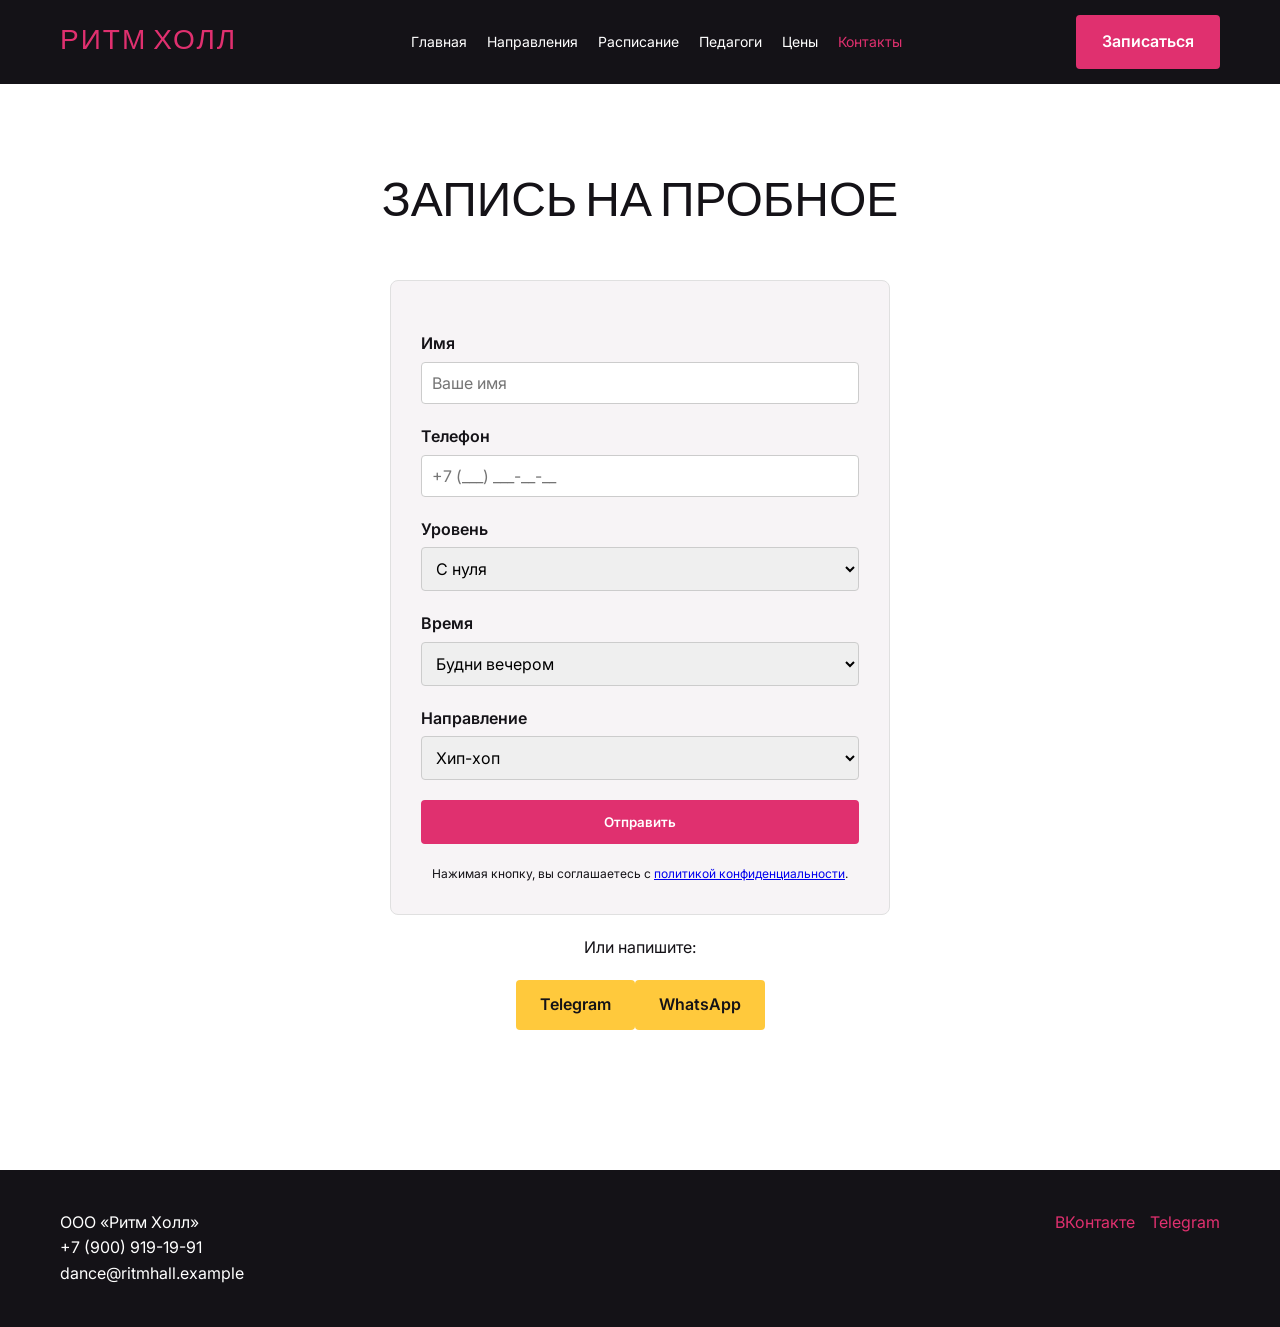
<file: contacts.html>
<!DOCTYPE html>
<html lang="ru">
<head>
    <meta charset="UTF-8"><meta name="viewport" content="width=device-width, initial-scale=1.0"><title>Контакты | Ритм Холл</title><meta name="description" content="Запись на пробное занятие.">
    <script async src="https://www.googletagmanager.com/gtag/js?id=G-F878G67RNG"></script><script>window.dataLayer=window.dataLayer||[];function gtag(){dataLayer.push(arguments);}gtag('js',new Date());gtag('config','G-F878G67RNG');</script>
    <link href="https://fonts.googleapis.com/css2?family=Bebas+Neue&family=Inter:wght@400;600&display=swap" rel="stylesheet"><link rel="stylesheet" href="css/style.css">
</head>
<body>
    <header class="header"><div class="container header__container"><a href="index.html" class="logo">РИТМ ХОЛЛ</a><nav class="nav"><ul class="nav__list"><li><a href="index.html" class="nav__link">Главная</a></li><li><a href="styles.html" class="nav__link">Направления</a></li><li><a href="schedule.html" class="nav__link">Расписание</a></li><li><a href="teachers.html" class="nav__link">Педагоги</a></li><li><a href="prices.html" class="nav__link">Цены</a></li><li><a href="contacts.html" class="nav__link nav__link--active">Контакты</a></li></ul></nav><a href="contacts.html" class="btn btn--primary" data-event="contact_click" data-contact-type="header">Записаться</a></div></header>
    <main class="section"><div class="container"><h1 class="section__title">Запись на пробное</h1>
        <form id="lead-form" class="card" style="max-width: 500px; margin: 0 auto;">
            <input type="hidden" name="quiz_result" id="quiz_result_input">
            <div class="form-group mt-20"><label>Имя</label><input type="text" name="name" required class="form-input" placeholder="Ваше имя"></div>
            <div class="form-group mt-20"><label>Телефон</label><input type="tel" name="phone" required class="form-input" placeholder="+7 (___) ___-__-__"></div>
            <div class="form-group mt-20"><label>Уровень</label><select name="level" class="form-input" required><option value="zero">С нуля</option><option value="base">Базовый</option><option value="advanced">Продолжающий</option></select></div>
            <div class="form-group mt-20"><label>Время</label><select name="preferred_time" class="form-input" required><option value="weekday_evening">Будни вечером</option><option value="weekend">Выходные</option></select></div>
            <div class="form-group mt-20"><label>Направление</label><select name="dance_style" class="form-input" required><option value="hiphop">Хип-хоп</option><option value="heels">High Heels</option><option value="bachata">Бачата</option><option value="contemporary">Контемпорари</option><option value="stretching">Стретчинг</option><option value="kids">Детские группы</option></select></div>
            <button type="submit" class="btn btn--primary mt-20" style="width: 100%;" data-event="generate_lead" data-button-name="submit_form">Отправить</button>
            <p class="mt-20" style="font-size: 12px; text-align: center;">Нажимая кнопку, вы соглашаетесь с <a href="privacy.html" target="_blank">политикой конфиденциальности</a>.</p>
        </form>
        <div class="mt-20 text-center"><p>Или напишите:</p><a href="https://t.me/ritmhall_admin" class="btn btn--accent mt-20" data-event="messenger_click" data-messenger="telegram">Telegram</a><a href="https://wa.me/79009191991" class="btn btn--accent mt-20" data-event="messenger_click" data-messenger="whatsapp">WhatsApp</a></div>
    </div></main>
    <footer class="footer"><div class="container footer__container"><div class="footer__info"><p>ООО «Ритм Холл»</p><p>+7 (900) 919-19-91</p><p>dance@ritmhall.example</p></div><div class="footer__socials"><a href="#" data-event="social_click" data-page-section="footer" data-social="vk">ВКонтакте</a><a href="#" data-event="social_click" data-page-section="footer" data-social="telegram">Telegram</a></div></div></footer>
    <script src="js/analytics.js"></script><script src="js/form.js"></script>
    <script>document.addEventListener('DOMContentLoaded',()=>{const savedStyle=sessionStorage.getItem('selected_dance_style');if(savedStyle){const hiddenInput=document.getElementById('quiz_result_input');if(hiddenInput)hiddenInput.value=savedStyle;const selectElement=document.querySelector('select[name="dance_style"]');if(selectElement)selectElement.value=savedStyle;}});</script>
</body>
</html>
</file>
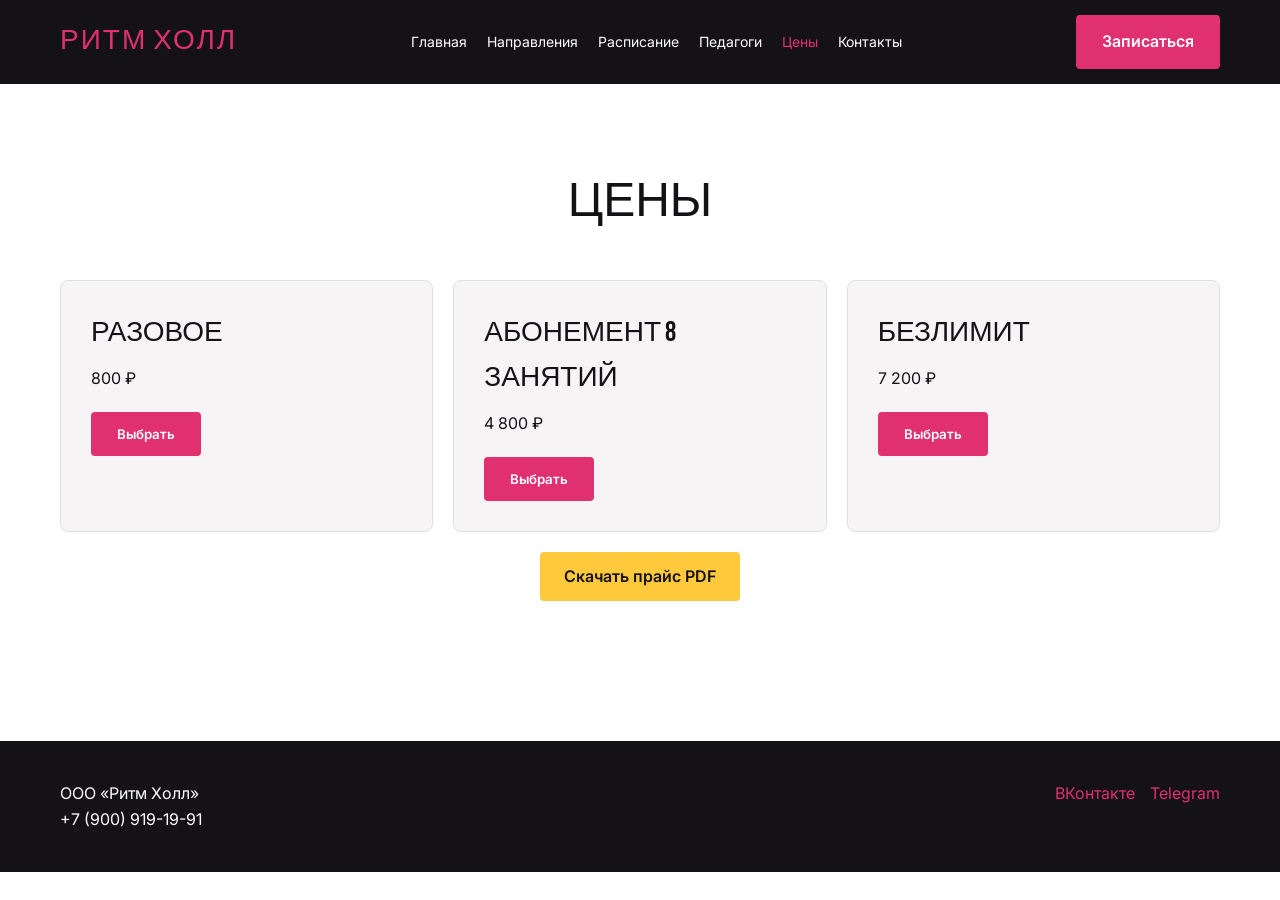
<file: prices.html>
<!DOCTYPE html>
<html lang="ru">
<head>
    <meta charset="UTF-8"><meta name="viewport" content="width=device-width, initial-scale=1.0"><title>Цены | Ритм Холл</title>
    <script async src="https://www.googletagmanager.com/gtag/js?id=G-F878G67RNG"></script><script>window.dataLayer=window.dataLayer||[];function gtag(){dataLayer.push(arguments);}gtag('js',new Date());gtag('config','G-F878G67RNG');</script>
    <link href="https://fonts.googleapis.com/css2?family=Bebas+Neue&family=Inter:wght@400;600&display=swap" rel="stylesheet"><link rel="stylesheet" href="css/style.css">
</head>
<body>
    <header class="header"><div class="container header__container"><a href="index.html" class="logo">РИТМ ХОЛЛ</a><nav class="nav"><ul class="nav__list"><li><a href="index.html" class="nav__link">Главная</a></li><li><a href="styles.html" class="nav__link">Направления</a></li><li><a href="schedule.html" class="nav__link">Расписание</a></li><li><a href="teachers.html" class="nav__link">Педагоги</a></li><li><a href="prices.html" class="nav__link nav__link--active">Цены</a></li><li><a href="contacts.html" class="nav__link">Контакты</a></li></ul></nav><a href="contacts.html" class="btn btn--primary" data-event="contact_click" data-contact-type="header">Записаться</a></div></header>
    <main class="section"><div class="container"><h1 class="section__title">Цены</h1><div class="cards-grid">
        <div class="card"><h3>Разовое</h3><p>800 ₽</p><button class="btn btn--primary mt-20" data-event="select_tariff" data-tariff-name="single" data-tariff-price="800">Выбрать</button></div>
        <div class="card"><h3>Абонемент 8 занятий</h3><p>4 800 ₽</p><button class="btn btn--primary mt-20" data-event="select_tariff" data-tariff-name="month8" data-tariff-price="4800">Выбрать</button></div>
        <div class="card"><h3>Безлимит</h3><p>7 200 ₽</p><button class="btn btn--primary mt-20" data-event="select_tariff" data-tariff-name="unlimited" data-tariff-price="7200">Выбрать</button></div>
    </div><div class="mt-20 text-center"><a href="#" class="btn btn--accent" data-event="file_download" data-file-name="price.pdf" download>Скачать прайс PDF</a></div></div></main>
    <footer class="footer"><div class="container footer__container"><div class="footer__info"><p>ООО «Ритм Холл»</p><p>+7 (900) 919-19-91</p></div><div class="footer__socials"><a href="#" data-event="social_click" data-page-section="footer" data-social="vk">ВКонтакте</a><a href="#" data-event="social_click" data-page-section="footer" data-social="telegram">Telegram</a></div></div></footer>
    <script src="js/analytics.js"></script>
</body>
</html>
</file>
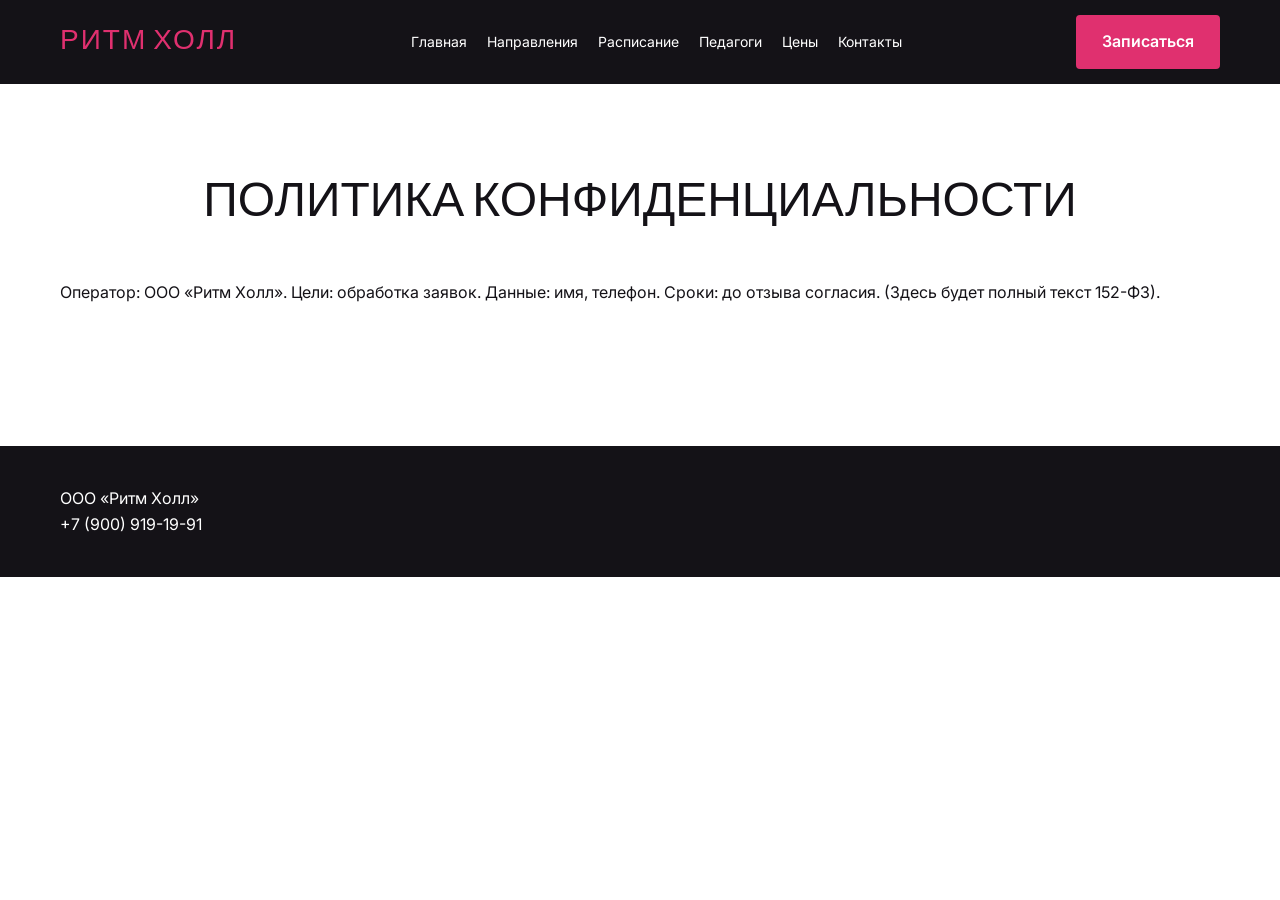
<file: privacy.html>
<!DOCTYPE html>
<html lang="ru">
<head>
    <meta charset="UTF-8">
    <meta name="viewport" content="width=device-width, initial-scale=1.0">
    <title>Политика конфиденциальности | Ритм Холл</title>
    
    <script async src="https://www.googletagmanager.com/gtag/js?id=G-F878G67RNG"></script>
    <script>
      window.dataLayer = window.dataLayer || [];
      function gtag(){dataLayer.push(arguments);}
      gtag('js', new Date());
      gtag('config', 'G-F878G67RNG');
    </script>

    <link href="https://fonts.googleapis.com/css2?family=Bebas+Neue&family=Inter:wght@400;600&display=swap" rel="stylesheet">
    <link rel="stylesheet" href="css/style.css">
</head>
<body>
    <header class="header">
        <div class="container header__container">
            <a href="index.html" class="logo">РИТМ ХОЛЛ</a>
            <nav class="nav"><ul class="nav__list">
                <li><a href="index.html" class="nav__link">Главная</a></li>
                <li><a href="styles.html" class="nav__link">Направления</a></li>
                <li><a href="schedule.html" class="nav__link">Расписание</a></li>
                <li><a href="teachers.html" class="nav__link">Педагоги</a></li>
                <li><a href="prices.html" class="nav__link">Цены</a></li>
                <li><a href="contacts.html" class="nav__link">Контакты</a></li>
            </ul></nav>
            <a href="contacts.html" class="btn btn--primary" data-event="contact_click" data-contact-type="header">Записаться</a>
        </div>
    </header>
    <main class="section">
        <div class="container">
            <h1 class="section__title">Политика конфиденциальности</h1>
            <p>Оператор: ООО «Ритм Холл». Цели: обработка заявок. Данные: имя, телефон. Сроки: до отзыва согласия. (Здесь будет полный текст 152-ФЗ).</p>
        </div>
    </main>
    <footer class="footer">
        <div class="container footer__container">
            <div class="footer__info"><p>ООО «Ритм Холл»</p><p>+7 (900) 919-19-91</p></div>
        </div>
    </footer>
    <script src="js/analytics.js"></script>
</body>
</html>
</file>
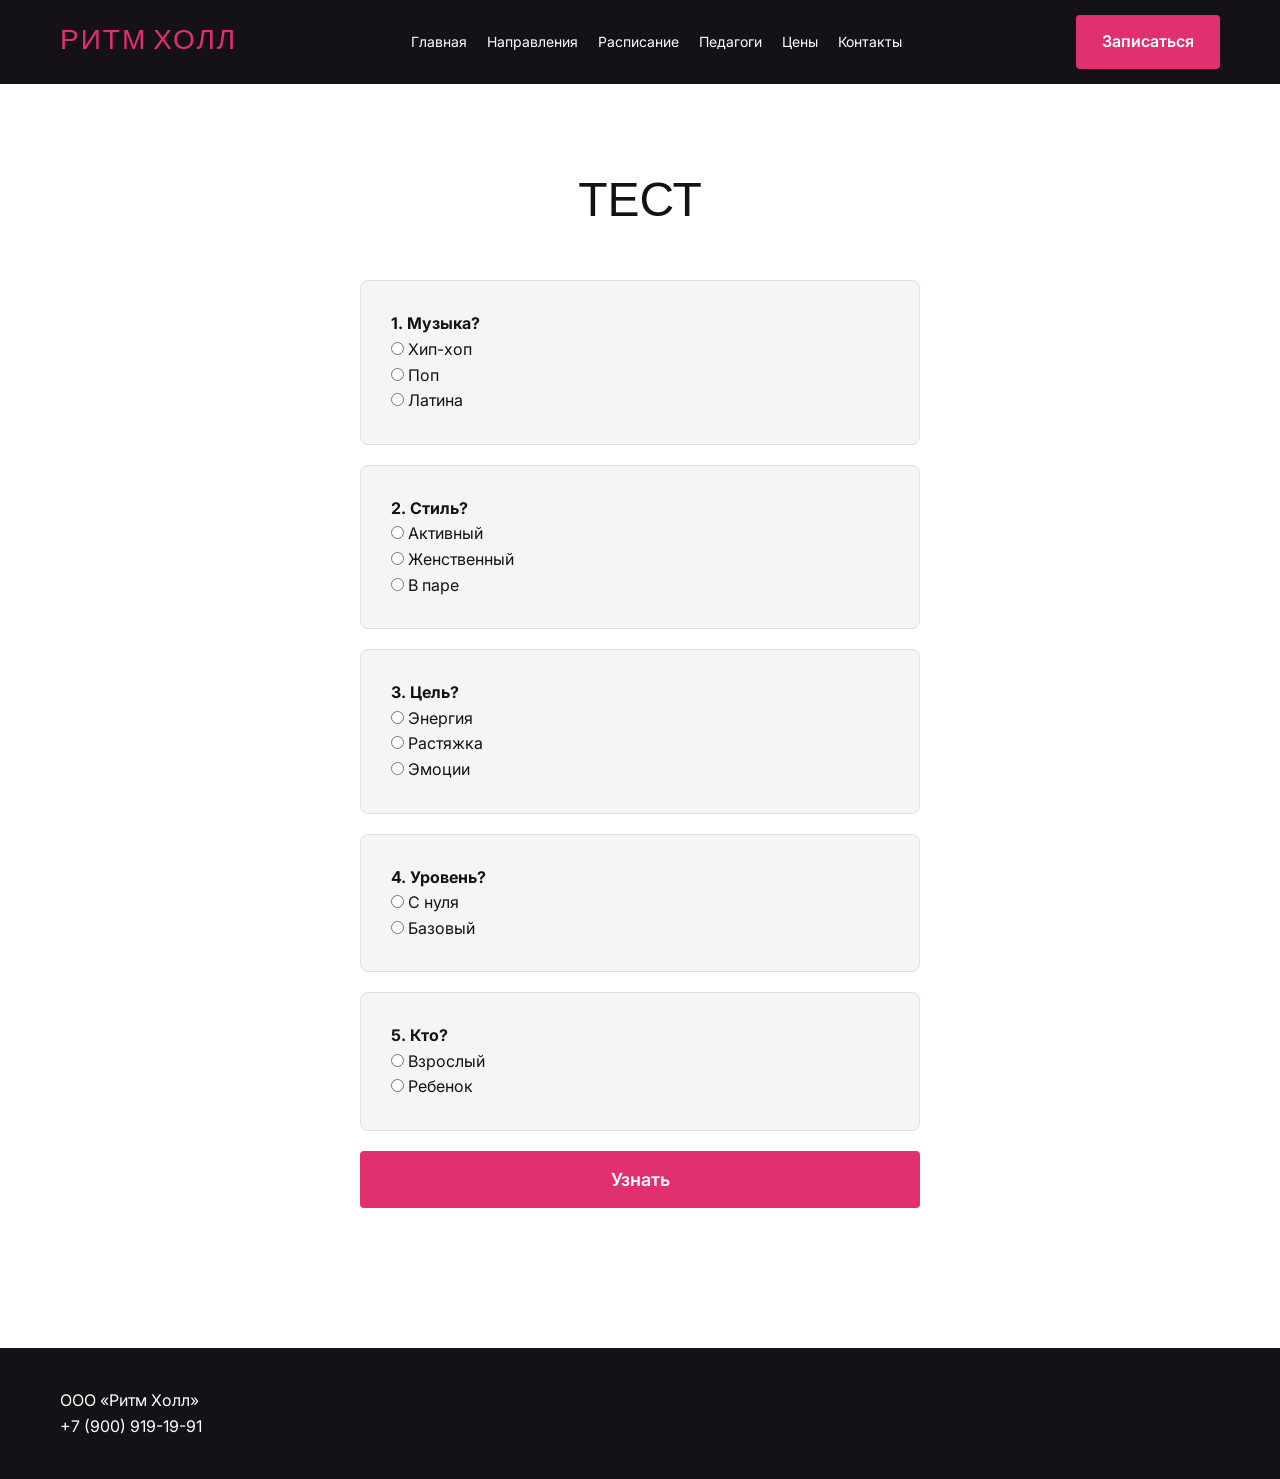
<file: quiz.html>
<!DOCTYPE html>
<html lang="ru">
<head>
    <meta charset="UTF-8"><meta name="viewport" content="width=device-width, initial-scale=1.0"><title>Тест | Ритм Холл</title>
    <script async src="https://www.googletagmanager.com/gtag/js?id=G-F878G67RNG"></script><script>window.dataLayer=window.dataLayer||[];function gtag(){dataLayer.push(arguments);}gtag('js',new Date());gtag('config','G-F878G67RNG');</script>
    <link href="https://fonts.googleapis.com/css2?family=Bebas+Neue&family=Inter:wght@400;600&display=swap" rel="stylesheet"><link rel="stylesheet" href="css/style.css">
</head>
<body>
    <header class="header"><div class="container header__container"><a href="index.html" class="logo">РИТМ ХОЛЛ</a><nav class="nav"><ul class="nav__list"><li><a href="index.html" class="nav__link">Главная</a></li><li><a href="styles.html" class="nav__link">Направления</a></li><li><a href="schedule.html" class="nav__link">Расписание</a></li><li><a href="teachers.html" class="nav__link">Педагоги</a></li><li><a href="prices.html" class="nav__link">Цены</a></li><li><a href="contacts.html" class="nav__link">Контакты</a></li></ul></nav><a href="contacts.html" class="btn btn--primary" data-event="contact_click" data-contact-type="header">Записаться</a></div></header>
    <main class="section"><div class="container" style="max-width: 600px;"><h1 class="section__title">Тест</h1>
        <form id="quiz-form">
            <div class="card mt-20"><p><strong>1. Музыка?</strong></p><label><input type="radio" name="q1" value="hiphop" required> Хип-хоп</label><br><label><input type="radio" name="q1" value="heels"> Поп</label><br><label><input type="radio" name="q1" value="bachata"> Латина</label></div>
            <div class="card mt-20"><p><strong>2. Стиль?</strong></p><label><input type="radio" name="q2" value="hiphop" required> Активный</label><br><label><input type="radio" name="q2" value="heels"> Женственный</label><br><label><input type="radio" name="q2" value="bachata"> В паре</label></div>
            <div class="card mt-20"><p><strong>3. Цель?</strong></p><label><input type="radio" name="q3" value="hiphop" required> Энергия</label><br><label><input type="radio" name="q3" value="stretching"> Растяжка</label><br><label><input type="radio" name="q3" value="contemporary"> Эмоции</label></div>
            <div class="card mt-20"><p><strong>4. Уровень?</strong></p><label><input type="radio" name="q4" value="zero" required> С нуля</label><br><label><input type="radio" name="q4" value="base"> Базовый</label></div>
            <div class="card mt-20"><p><strong>5. Кто?</strong></p><label><input type="radio" name="q5" value="adult" required> Взрослый</label><br><label><input type="radio" name="q5" value="kids"> Ребенок</label></div>
            <button type="submit" class="btn btn--primary btn--large mt-20" style="width: 100%;">Узнать</button>
        </form>
        <div id="quiz-result" class="card mt-20" style="display: none; background: var(--color-accent);"><h3>Ваше направление: <span id="result-style"></span></h3><a href="contacts.html" class="btn btn--primary mt-20">Записаться</a></div>
    </div></main>
    <footer class="footer"><div class="container footer__container"><div class="footer__info"><p>ООО «Ритм Холл»</p><p>+7 (900) 919-19-91</p></div></div></footer>
    <script src="js/analytics.js"></script>
    <script>document.getElementById('quiz-form').addEventListener('submit',function(e){e.preventDefault();const formData=new FormData(this);const answers=Object.fromEntries(formData.entries());let style=answers.q1;if(answers.q5==='kids')style='kids';const styleNames={'hiphop':'Хип-хоп','heels':'High Heels','bachata':'Бачата','stretching':'Стретчинг','contemporary':'Контемпорари','kids':'Детские группы'};const resultText=styleNames[style]||'Хип-хоп';sessionStorage.setItem('selected_dance_style',style);document.getElementById('quiz-result').style.display='block';document.getElementById('result-style').textContent=resultText;document.getElementById('quiz-form').style.display='none';if(typeof gtag==='function'){gtag('event','style_quiz_complete',{dance_style:style});}else{console.log(`[СОБЫТИЕ]: style_quiz_complete`,{dance_style:style});}});</script>
</body>
</html>
</file>
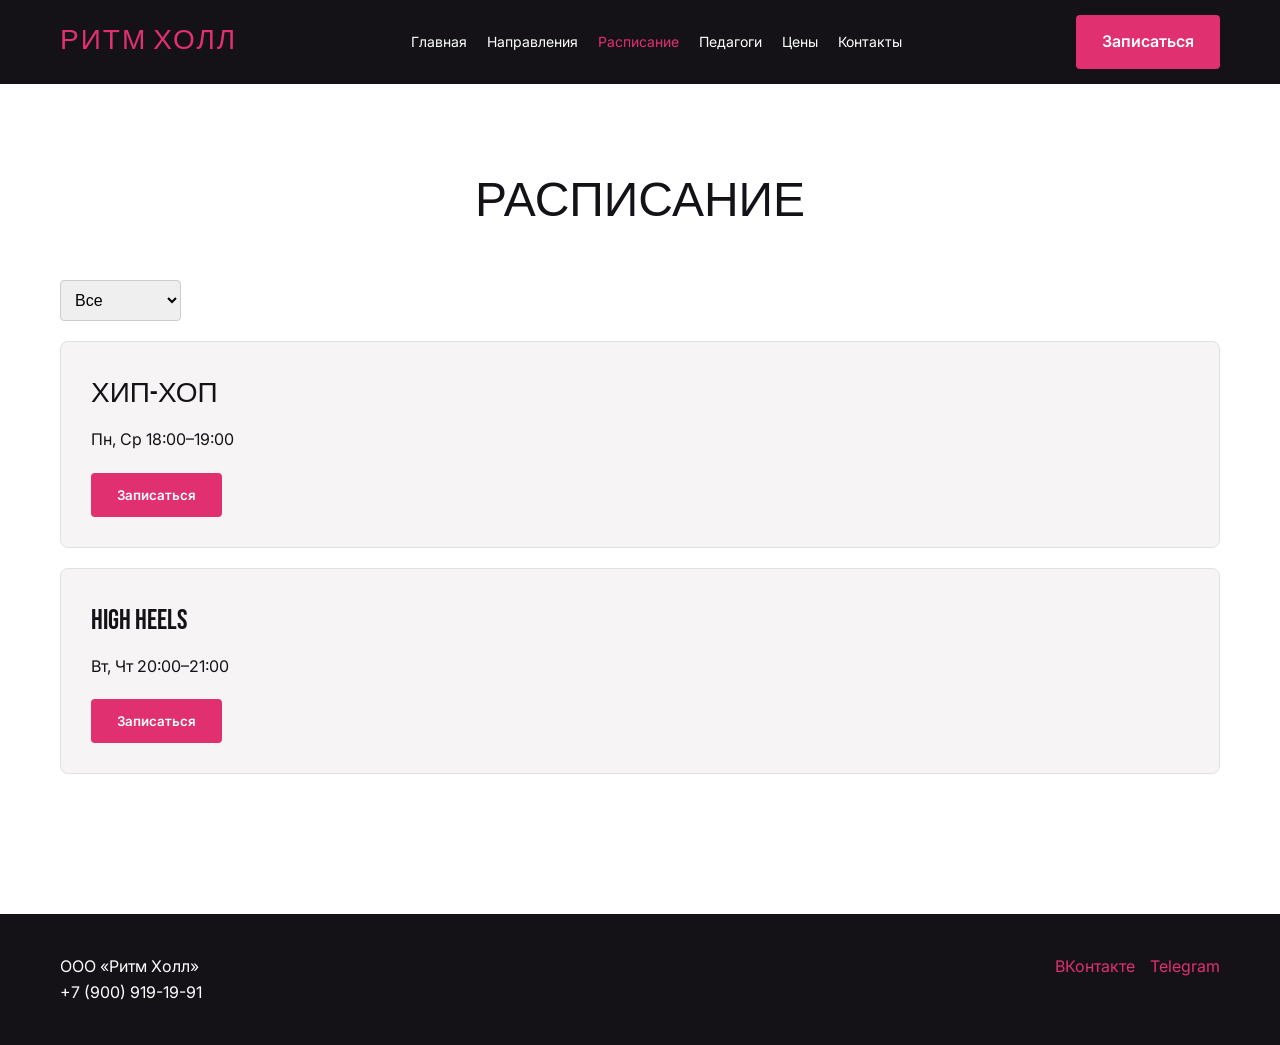
<file: schedule.html>
<!DOCTYPE html>
<html lang="ru">
<head>
    <meta charset="UTF-8">
    <meta name="viewport" content="width=device-width, initial-scale=1.0">
    <title>Расписание | Ритм Холл</title>
    <script async src="https://www.googletagmanager.com/gtag/js?id=G-F878G67RNG"></script>
    <script>window.dataLayer=window.dataLayer||[];function gtag(){dataLayer.push(arguments);}gtag('js',new Date());gtag('config','G-F878G67RNG');</script>
    <link href="https://fonts.googleapis.com/css2?family=Bebas+Neue&family=Inter:wght@400;600&display=swap" rel="stylesheet">
    <link rel="stylesheet" href="css/style.css">
</head>
<body>
    <header class="header"><div class="container header__container"><a href="index.html" class="logo">РИТМ ХОЛЛ</a><nav class="nav"><ul class="nav__list"><li><a href="index.html" class="nav__link">Главная</a></li><li><a href="styles.html" class="nav__link">Направления</a></li><li><a href="schedule.html" class="nav__link nav__link--active">Расписание</a></li><li><a href="teachers.html" class="nav__link">Педагоги</a></li><li><a href="prices.html" class="nav__link">Цены</a></li><li><a href="contacts.html" class="nav__link">Контакты</a></li></ul></nav><a href="contacts.html" class="btn btn--primary" data-event="contact_click" data-contact-type="header">Записаться</a></div></header>
    <main class="section"><div class="container"><h1 class="section__title">Расписание</h1><div class="filters"><select id="filter-direction" data-event="schedule_filter" data-filter-type="direction"><option value="all">Все</option><option value="hiphop">Хип-хоп</option><option value="heels">High Heels</option></select></div><div class="schedule-list mt-20">
        <div class="card mt-20"><h3>Хип-хоп</h3><p>Пн, Ср 18:00–19:00</p><button class="btn btn--primary mt-20" data-event="class_select" data-class-id="hiphop-zero-mon" data-dance-style="hiphop" data-weekday="monday">Записаться</button></div>
        <div class="card mt-20"><h3>High Heels</h3><p>Вт, Чт 20:00–21:00</p><button class="btn btn--primary mt-20" data-event="class_select" data-class-id="heels-base-tue" data-dance-style="heels" data-weekday="tuesday">Записаться</button></div>
    </div></div></main>
    <footer class="footer"><div class="container footer__container"><div class="footer__info"><p>ООО «Ритм Холл»</p><p>+7 (900) 919-19-91</p></div><div class="footer__socials"><a href="#" data-event="social_click" data-page-section="footer" data-social="vk">ВКонтакте</a><a href="#" data-event="social_click" data-page-section="footer" data-social="telegram">Telegram</a></div></div></footer>
    <script src="js/analytics.js"></script>
</body>
</html>
</file>
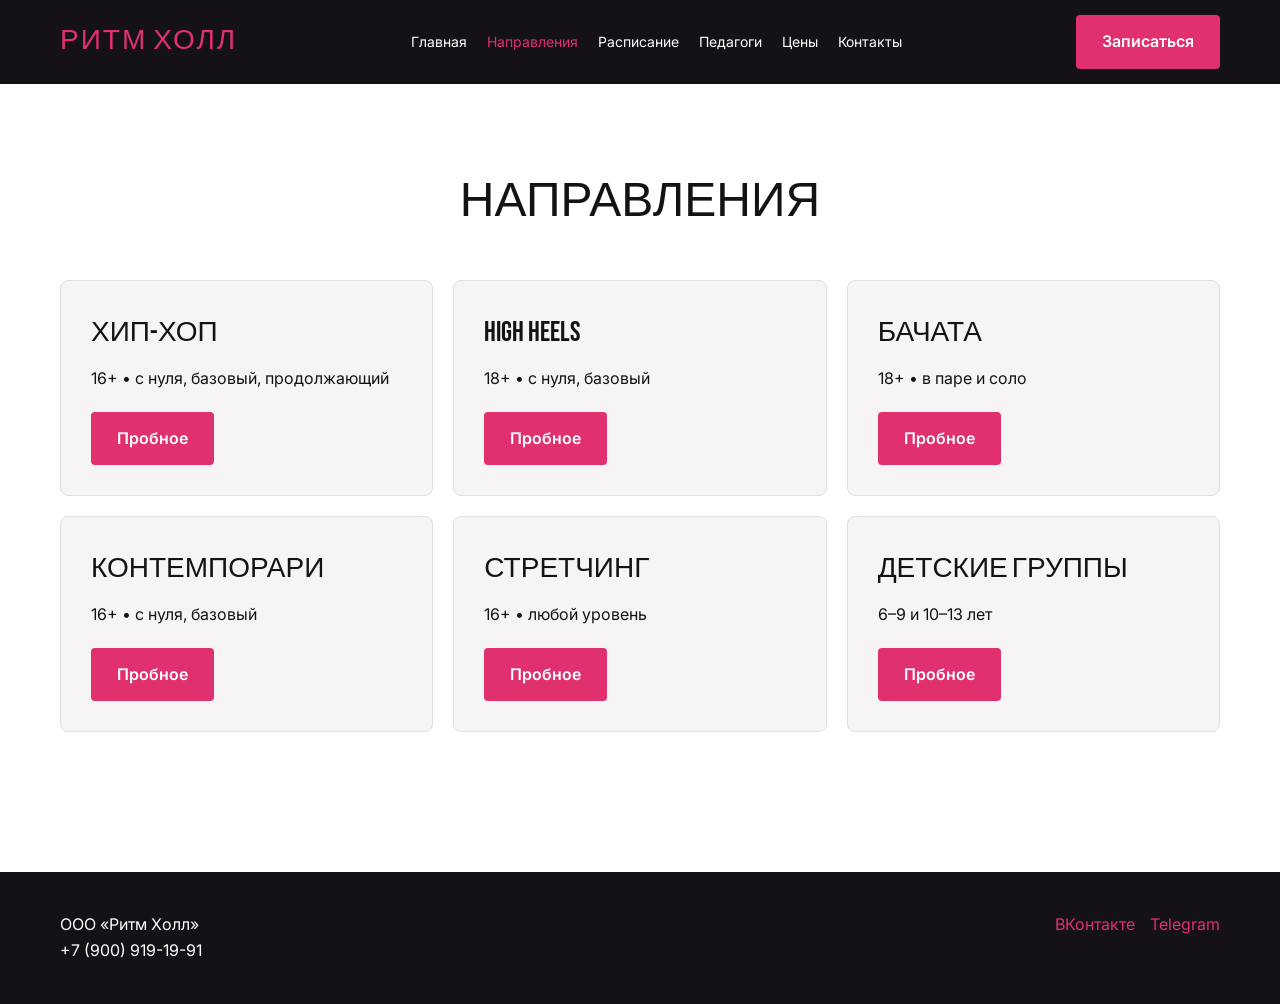
<file: styles.html>
<!DOCTYPE html>
<html lang="ru">
<head>
    <meta charset="UTF-8">
    <meta name="viewport" content="width=device-width, initial-scale=1.0">
    <title>Направления | Ритм Холл</title>
    <meta name="description" content="Направления танцев в школе Ритм Холл.">
    <script async src="https://www.googletagmanager.com/gtag/js?id=G-F878G67RNG"></script>
    <script>window.dataLayer=window.dataLayer||[];function gtag(){dataLayer.push(arguments);}gtag('js',new Date());gtag('config','G-F878G67RNG');</script>
    <link href="https://fonts.googleapis.com/css2?family=Bebas+Neue&family=Inter:wght@400;600&display=swap" rel="stylesheet">
    <link rel="stylesheet" href="css/style.css">
</head>
<body>
    <header class="header"><div class="container header__container"><a href="index.html" class="logo">РИТМ ХОЛЛ</a><nav class="nav"><ul class="nav__list"><li><a href="index.html" class="nav__link">Главная</a></li><li><a href="styles.html" class="nav__link nav__link--active">Направления</a></li><li><a href="schedule.html" class="nav__link">Расписание</a></li><li><a href="teachers.html" class="nav__link">Педагоги</a></li><li><a href="prices.html" class="nav__link">Цены</a></li><li><a href="contacts.html" class="nav__link">Контакты</a></li></ul></nav><a href="contacts.html" class="btn btn--primary" data-event="contact_click" data-contact-type="header">Записаться</a></div></header>
    <main class="section"><div class="container"><h1 class="section__title">Направления</h1><div class="cards-grid">
        <div class="card"><h3>Хип-хоп</h3><p>16+ • с нуля, базовый, продолжающий</p><a href="contacts.html" class="btn btn--primary mt-20" data-event="cta_click" data-button-name="trial_hiphop" data-page-section="styles" data-dance-style="hiphop">Пробное</a></div>
        <div class="card"><h3>High Heels</h3><p>18+ • с нуля, базовый</p><a href="contacts.html" class="btn btn--primary mt-20" data-event="cta_click" data-button-name="trial_heels" data-page-section="styles" data-dance-style="heels">Пробное</a></div>
        <div class="card"><h3>Бачата</h3><p>18+ • в паре и соло</p><a href="contacts.html" class="btn btn--primary mt-20" data-event="cta_click" data-button-name="trial_bachata" data-page-section="styles" data-dance-style="bachata">Пробное</a></div>
        <div class="card"><h3>Контемпорари</h3><p>16+ • с нуля, базовый</p><a href="contacts.html" class="btn btn--primary mt-20" data-event="cta_click" data-button-name="trial_contemporary" data-page-section="styles" data-dance-style="contemporary">Пробное</a></div>
        <div class="card"><h3>Стретчинг</h3><p>16+ • любой уровень</p><a href="contacts.html" class="btn btn--primary mt-20" data-event="cta_click" data-button-name="trial_stretching" data-page-section="styles" data-dance-style="stretching">Пробное</a></div>
        <div class="card"><h3>Детские группы</h3><p>6–9 и 10–13 лет</p><a href="contacts.html" class="btn btn--primary mt-20" data-event="cta_click" data-button-name="trial_kids" data-page-section="styles" data-dance-style="kids">Пробное</a></div>
    </div></div></main>
    <footer class="footer"><div class="container footer__container"><div class="footer__info"><p>ООО «Ритм Холл»</p><p>+7 (900) 919-19-91</p></div><div class="footer__socials"><a href="#" data-event="social_click" data-page-section="footer" data-social="vk">ВКонтакте</a><a href="#" data-event="social_click" data-page-section="footer" data-social="telegram">Telegram</a></div></div></footer>
    <script src="js/analytics.js"></script>
</body>
</html>
</file>
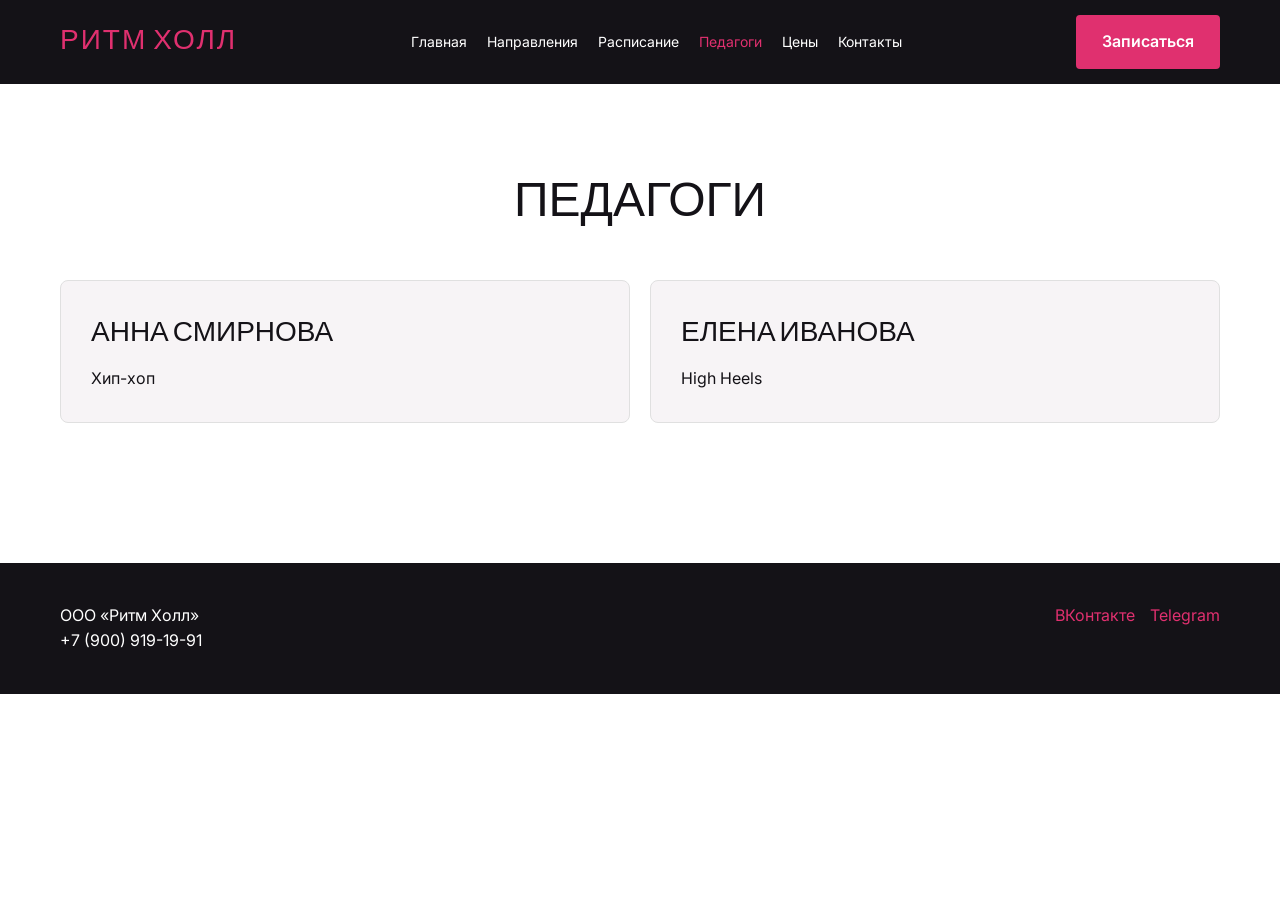
<file: teachers.html>
<!DOCTYPE html>
<html lang="ru">
<head>
    <meta charset="UTF-8"><meta name="viewport" content="width=device-width, initial-scale=1.0"><title>Педагоги | Ритм Холл</title>
    <script async src="https://www.googletagmanager.com/gtag/js?id=G-F878G67RNG"></script><script>window.dataLayer=window.dataLayer||[];function gtag(){dataLayer.push(arguments);}gtag('js',new Date());gtag('config','G-F878G67RNG');</script>
    <link href="https://fonts.googleapis.com/css2?family=Bebas+Neue&family=Inter:wght@400;600&display=swap" rel="stylesheet"><link rel="stylesheet" href="css/style.css">
</head>
<body>
    <header class="header"><div class="container header__container"><a href="index.html" class="logo">РИТМ ХОЛЛ</a><nav class="nav"><ul class="nav__list"><li><a href="index.html" class="nav__link">Главная</a></li><li><a href="styles.html" class="nav__link">Направления</a></li><li><a href="schedule.html" class="nav__link">Расписание</a></li><li><a href="teachers.html" class="nav__link nav__link--active">Педагоги</a></li><li><a href="prices.html" class="nav__link">Цены</a></li><li><a href="contacts.html" class="nav__link">Контакты</a></li></ul></nav><a href="contacts.html" class="btn btn--primary" data-event="contact_click" data-contact-type="header">Записаться</a></div></header>
    <main class="section"><div class="container"><h1 class="section__title">Педагоги</h1><div class="cards-grid">
        <div class="card" data-event="teacher_view" data-teacher-id="t1" data-dance-style="hiphop"><h3>Анна Смирнова</h3><p>Хип-хоп</p></div>
        <div class="card" data-event="teacher_view" data-teacher-id="t2" data-dance-style="heels"><h3>Елена Иванова</h3><p>High Heels</p></div>
    </div></div></main>
    <footer class="footer"><div class="container footer__container"><div class="footer__info"><p>ООО «Ритм Холл»</p><p>+7 (900) 919-19-91</p></div><div class="footer__socials"><a href="#" data-event="social_click" data-page-section="footer" data-social="vk">ВКонтакте</a><a href="#" data-event="social_click" data-page-section="footer" data-social="telegram">Telegram</a></div></div></footer>
    <script src="js/analytics.js"></script>
</body>
</html>
</file>
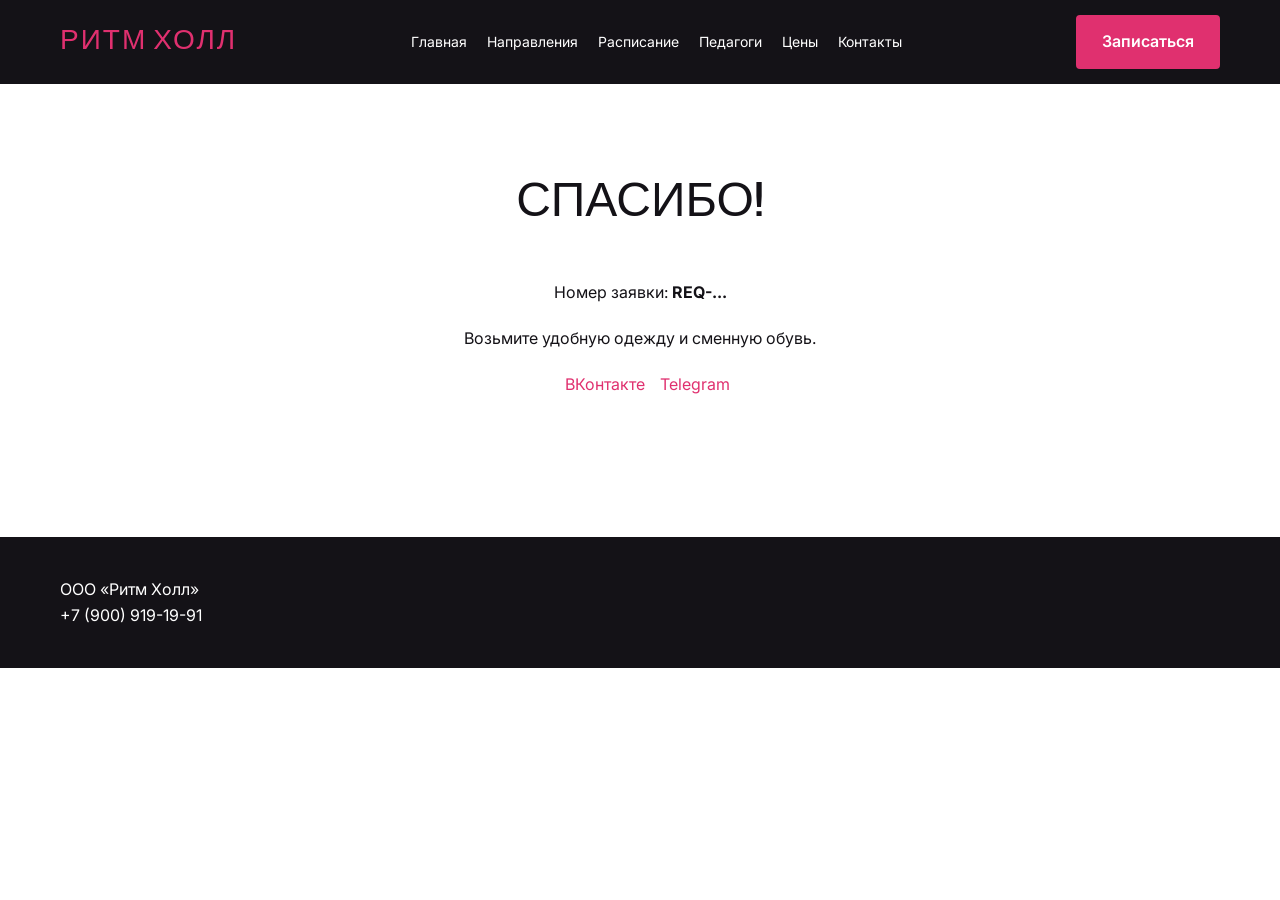
<file: thanks.html>
<!DOCTYPE html>
<html lang="ru">
<head>
    <meta charset="UTF-8"><meta name="viewport" content="width=device-width, initial-scale=1.0"><title>Спасибо | Ритм Холл</title>
    <script async src="https://www.googletagmanager.com/gtag/js?id=G-F878G67RNG"></script><script>window.dataLayer=window.dataLayer||[];function gtag(){dataLayer.push(arguments);}gtag('js',new Date());gtag('config','G-F878G67RNG');</script>
    <link href="https://fonts.googleapis.com/css2?family=Bebas+Neue&family=Inter:wght@400;600&display=swap" rel="stylesheet"><link rel="stylesheet" href="css/style.css">
</head>
<body>
    <header class="header"><div class="container header__container"><a href="index.html" class="logo">РИТМ ХОЛЛ</a><nav class="nav"><ul class="nav__list"><li><a href="index.html" class="nav__link">Главная</a></li><li><a href="styles.html" class="nav__link">Направления</a></li><li><a href="schedule.html" class="nav__link">Расписание</a></li><li><a href="teachers.html" class="nav__link">Педагоги</a></li><li><a href="prices.html" class="nav__link">Цены</a></li><li><a href="contacts.html" class="nav__link">Контакты</a></li></ul></nav><a href="contacts.html" class="btn btn--primary" data-event="contact_click" data-contact-type="header">Записаться</a></div></header>
    <main class="section text-center"><div class="container"><h1 class="section__title">Спасибо!</h1><p>Номер заявки: <strong id="request-number">REQ-...</strong></p><p class="mt-20">Возьмите удобную одежду и сменную обувь.</p><div class="mt-20 footer__socials"><a href="#" data-event="social_click" data-page-section="thanks" data-social="vk">ВКонтакте</a><a href="#" data-event="social_click" data-page-section="thanks" data-social="telegram">Telegram</a></div></div></main>
    <footer class="footer"><div class="container footer__container"><div class="footer__info"><p>ООО «Ритм Холл»</p><p>+7 (900) 919-19-91</p></div></div></footer>
    <script src="js/analytics.js"></script>
    <script>document.addEventListener('DOMContentLoaded',()=>{const reqId=sessionStorage.getItem('last_request_id');if(reqId){document.getElementById('request-number').textContent=reqId;}});</script>
</body>
</html>
</file>
<file: css/style.css>
:root {
    --color-primary: #E0306F;
    --color-dark: #141217;
    --color-light: #F7F4F6;
    --color-accent: #FFC93C;
    --font-heading: 'Bebas Neue', sans-serif;
    --font-body: 'Inter', sans-serif;
}

* {
    box-sizing: border-box;
    margin: 0;
    padding: 0;
}

body {
    font-family: var(--font-body);
    color: var(--color-dark);
    background-color: #fff;
    line-height: 1.6;
}

h1, h2, h3 {
    font-family: var(--font-heading);
    font-weight: normal;
    text-transform: uppercase;
}

.container {
    max-width: 1200px;
    margin: 0 auto;
    padding: 0 20px;
}

/* Шапка */
.header {
    background: var(--color-dark);
    color: #fff;
    padding: 15px 0;
}

.header__container {
    display: flex;
    justify-content: space-between;
    align-items: center;
}

.logo {
    color: var(--color-primary);
    font-family: var(--font-heading);
    font-size: 28px;
    text-decoration: none;
    letter-spacing: 2px;
}

.nav__list {
    display: flex;
    list-style: none;
    gap: 20px;
}

.nav__link {
    color: #fff;
    text-decoration: none;
    font-size: 14px;
}

.nav__link--active {
    color: var(--color-primary);
}

/* Кнопки (мин. размер 44x44) */
.btn {
    display: inline-flex;
    align-items: center;
    justify-content: center;
    padding: 12px 24px;
    font-family: var(--font-body);
    font-weight: 600;
    text-decoration: none;
    text-align: center;
    border-radius: 4px;
    cursor: pointer;
    min-height: 44px;
    min-width: 44px;
}

.btn--primary {
    background-color: var(--color-primary);
    color: #fff;
    border: 2px solid var(--color-primary);
}

.btn--accent {
    background-color: var(--color-accent);
    color: var(--color-dark);
}

.btn--large {
    font-size: 18px;
    padding: 16px 32px;
}

/* Секции */
.section {
    padding: 80px 0;
}

.section__title {
    font-size: 48px;
    margin-bottom: 40px;
    text-align: center;
}

.bg-light {
    background-color: var(--color-light);
}

.text-center {
    text-align: center;
}

/* Первый экран */
.hero {
    background-color: var(--color-light);
    padding: 100px 0;
    text-align: center;
}

.hero__title {
    font-size: 72px;
    margin-bottom: 20px;
}

.hero__subtitle {
    font-size: 18px;
    margin-bottom: 30px;
}

/* Карточки */
.cards-grid {
    display: grid;
    grid-template-columns: repeat(auto-fit, minmax(300px, 1fr));
    gap: 20px;
}

.card {
    background: var(--color-light);
    padding: 30px;
    border-radius: 8px;
    border: 1px solid #e0e0e0;
}

.card h3 {
    font-size: 28px;
    margin-bottom: 10px;
}

/* Видео */
.video-wrapper {
    max-width: 800px;
    margin: 0 auto;
    background: #000;
}

video {
    width: 100%;
    display: block;
}

/* Подвал */
.footer {
    background: var(--color-dark);
    color: #fff;
    padding: 40px 0;
    margin-top: 60px;
}

.footer__container {
    display: flex;
    justify-content: space-between;
}

.footer__socials a {
    color: var(--color-primary);
    text-decoration: none;
    margin-left: 15px;
}

/* Адаптивность */
@media (max-width: 768px) {
    .header__container {
        flex-direction: column;
        gap: 15px;
    }

    .nav__list {
        flex-wrap: wrap;
        justify-content: center;
        gap: 10px;
    }

    .hero__title {
        font-size: 40px;
    }

    .section__title {
        font-size: 32px;
    }

    .section {
        padding: 40px 0;
    }

    .footer__container {
        flex-direction: column;
        gap: 20px;
        text-align: center;
    }

    .footer__socials a {
        margin: 0 10px;
    }
}
/* Дополнительные утилиты для остальных страниц */
.mt-20 { margin-top: 20px; }
.form-group label { display: block; margin-bottom: 5px; font-weight: 600; }
.form-input { width: 100%; padding: 10px; border: 1px solid #ccc; border-radius: 4px; font-family: inherit; font-size: 16px; }
.filters select { padding: 10px; font-size: 16px; border-radius: 4px; border: 1px solid #ccc; }
</file>
